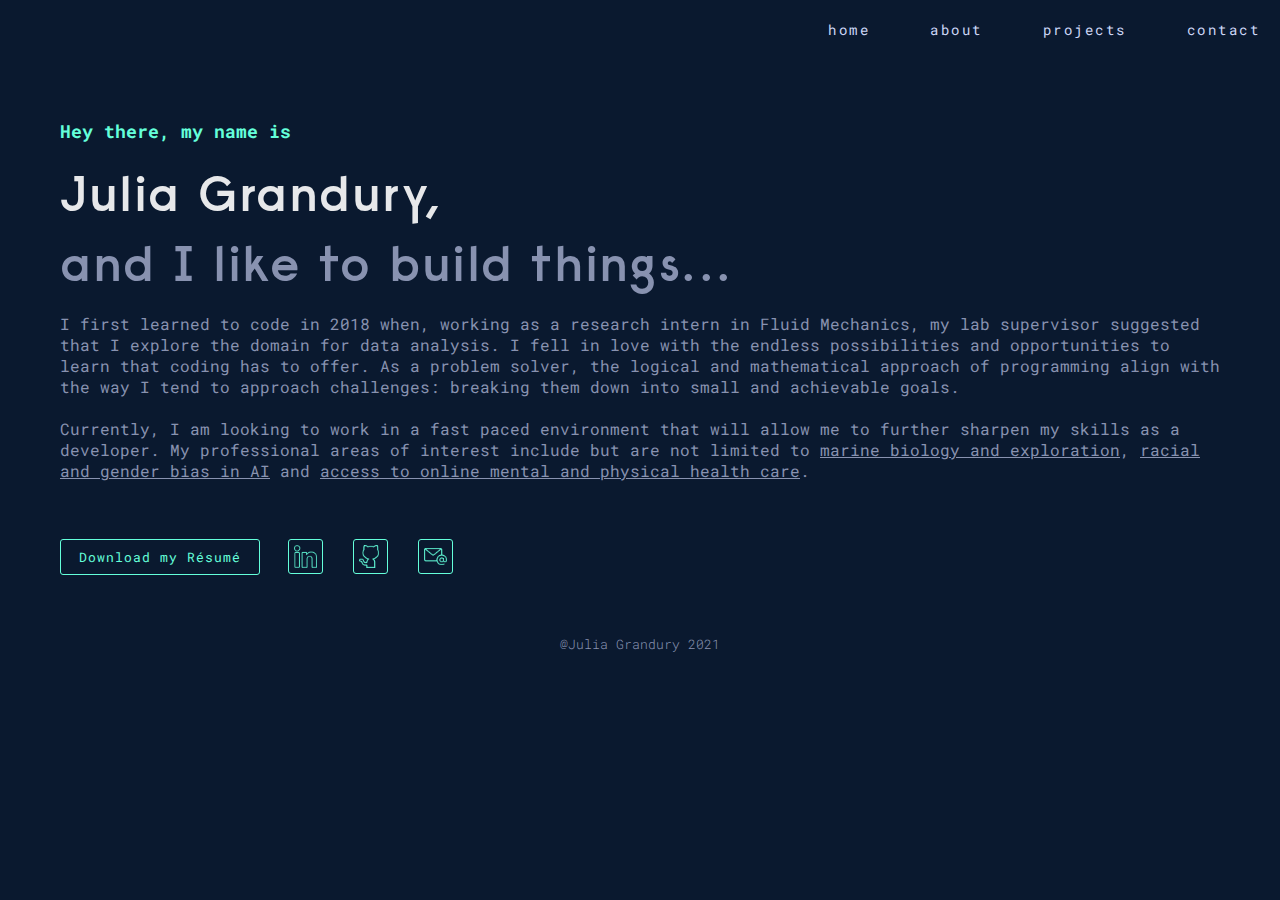
<file: index.html>
<!DOCTYPE html>
<html lang="en">

<head>
    <meta charset="UTF-8">
    <meta name="viewport" content="width=device-width, initial-scale=1">
    <title>Julia Grandury</title>

    <link rel="stylesheet" href="css/index.css">
    <link rel="stylesheet" href="css/navbar.css">
    <!-- Roboto Mono -->
    <link href="https://fonts.googleapis.com/css2?family=Roboto+Mono:wght@100;200;300;400&display=swap" rel="stylesheet">
    <!-- Roboto -->
    <link href="https://fonts.googleapis.com/css2?family=Roboto:ital,wght@0,100;0,300;0,400;1,100;1,300;1,400&display=swap" rel="stylesheet">
</head>

<body>
    <!-- SITEWIDE HEADER BEGINNING -->
    <header class="header">
        <nav class="navbar">
            <a href="#" class="nav-logo">JG.</a>
            <ul class="nav-menu">
                <li class="nav-item"><a href="index.html" class="nav-link">home</a></li>
                <li class="nav-item"><a href="about.html" class="nav-link">about</a></li>
                <li class="nav-item"><a href="projects.html" class="nav-link">projects</a></li>
                <li class="nav-item"><a href="contact.html" class="nav-link">contact</a></li>
            </ul>
            <div class="hamburger">
                <span class="bar"></span>
                <span class="bar"></span>
                <span class="bar"></span>
            </div>
        </nav>
    </header>
    <!-- SITEWIDE HEADER END -->

    <section class="home-container">
        <h2>Hey there, my name is</h2>
        <h1>Julia Grandury<span id="comma">,</span></h1>
        <h1 class="typewriter-header">and I like to build things...</h1>
    
        <section class="about">
          <p>
            I first learned to code in 2018 when, working as a research intern in Fluid Mechanics,
            my lab supervisor suggested that I explore the domain for data analysis. I fell in love
            with the endless possibilities and opportunities to learn that coding has to offer.
            As a problem solver, the logical and mathematical approach of programming align with the way I tend to approach
            challenges:
            breaking them down into small and achievable goals.
            <br><br>
            Currently, I am looking to work in a fast paced environment that will allow me to further sharpen
            my skills as a developer.
            My professional areas of interest include but are not limited to <u><a href="error404.html">marine biology and
                exploration</a></u>,
            <u><a href="error404.html">racial and gender bias in AI</a></u> and <u><a href="error404.html">access to online
                mental and physical health care</a></u>.
          </p>
        </section>
    
        <section class="contact">
          <ul>
            <!-- Resume Button -->
            <li><button class="resume-button" id="download-button"><a href="./assets/GranduryJulia_Resume.pdf" target="_blank">Download my Résumé</a></button></li>
            <!-- Linkedin -->
            <li><a target="_blank" href="https://www.linkedin.com/in/jgrandury/"><img src="icon/linkedin.png"
                  class="contact-icons"></a></li>
            <!-- Github -->
            <li><a target="_blank" href="https://github.com/JuliaGrandury"><img src="icon/github.png"
                  class="contact-icons"></a></li>
            <!-- Email -->
            <li><a href="mailto:juliagrandury@wustl.edu"><img src="icon/email.png" class="contact-icons"></a></li>
          </ul>
        </section>
    
        <footer>
          <p>@Julia Grandury 2021</p>
        </footer>
    
      </section>

      <script src="javascript/navigation.js"></script>
</body>
</html>
</file>
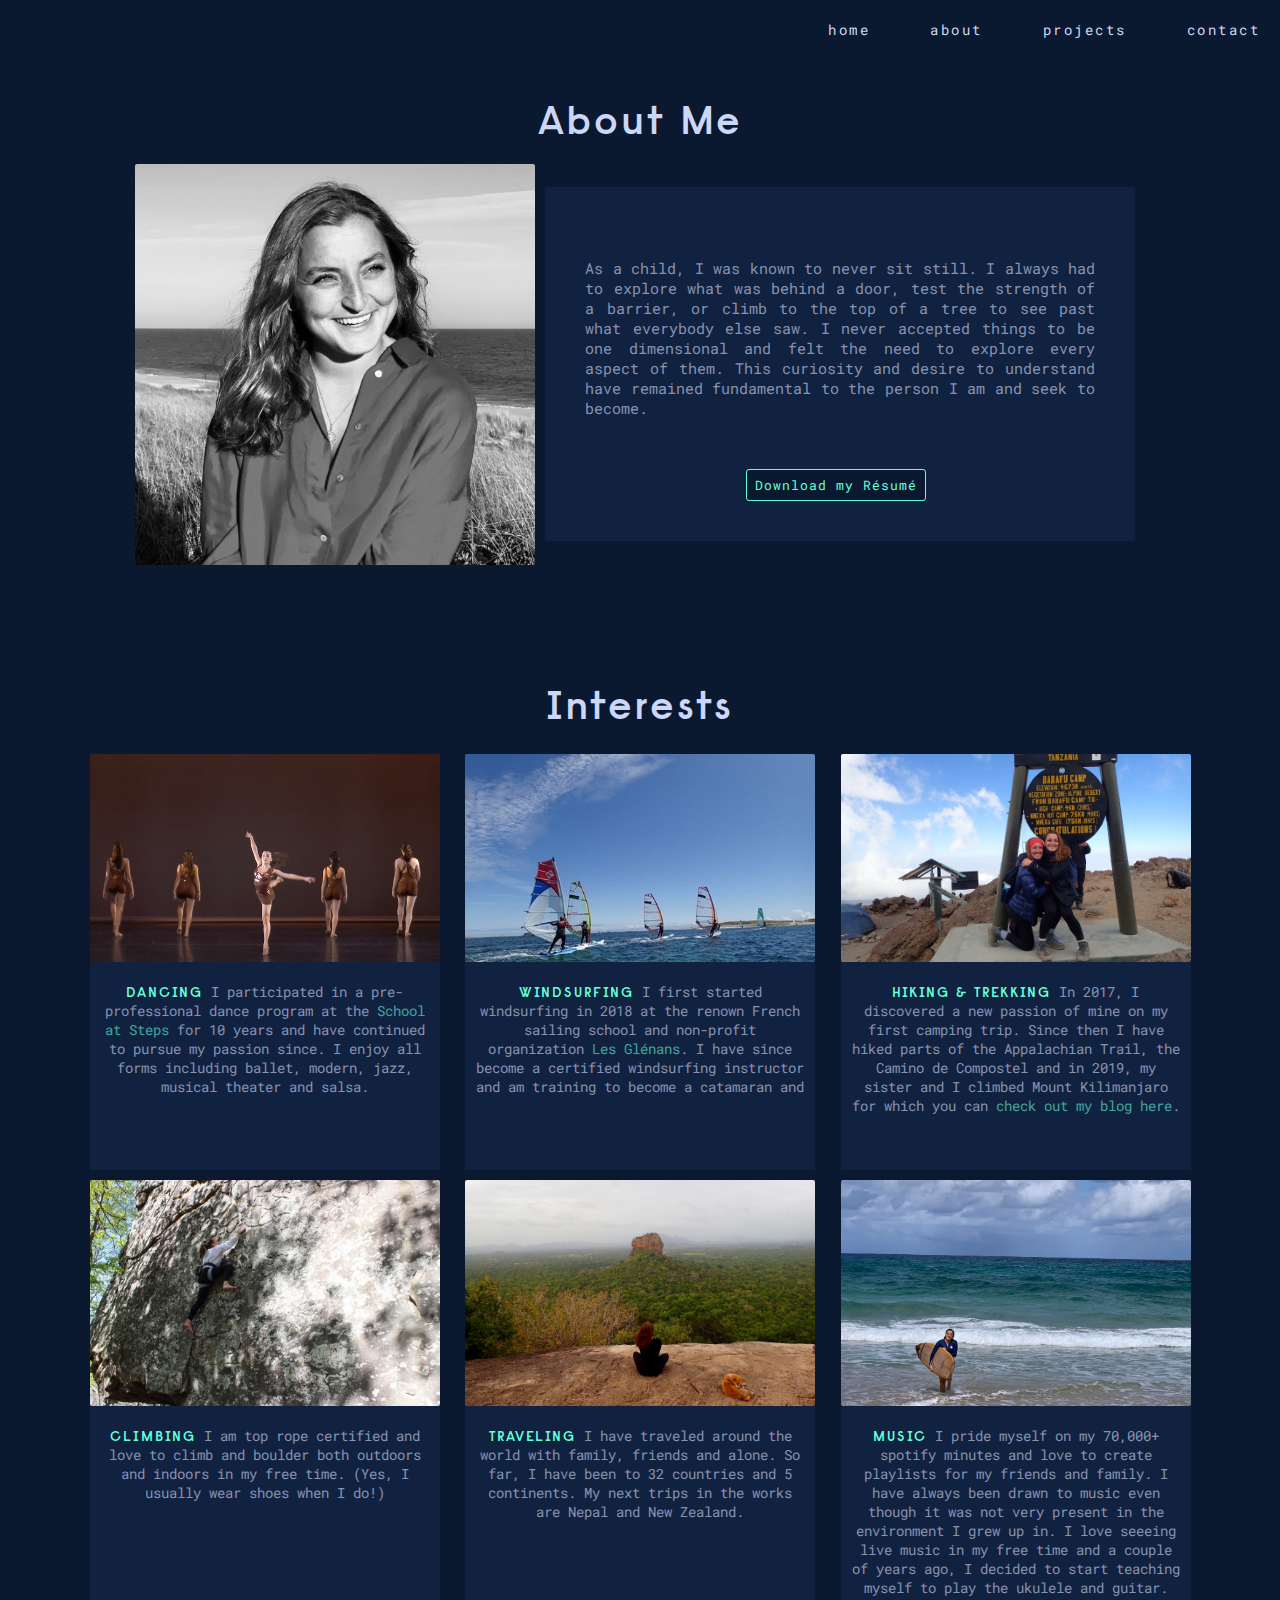
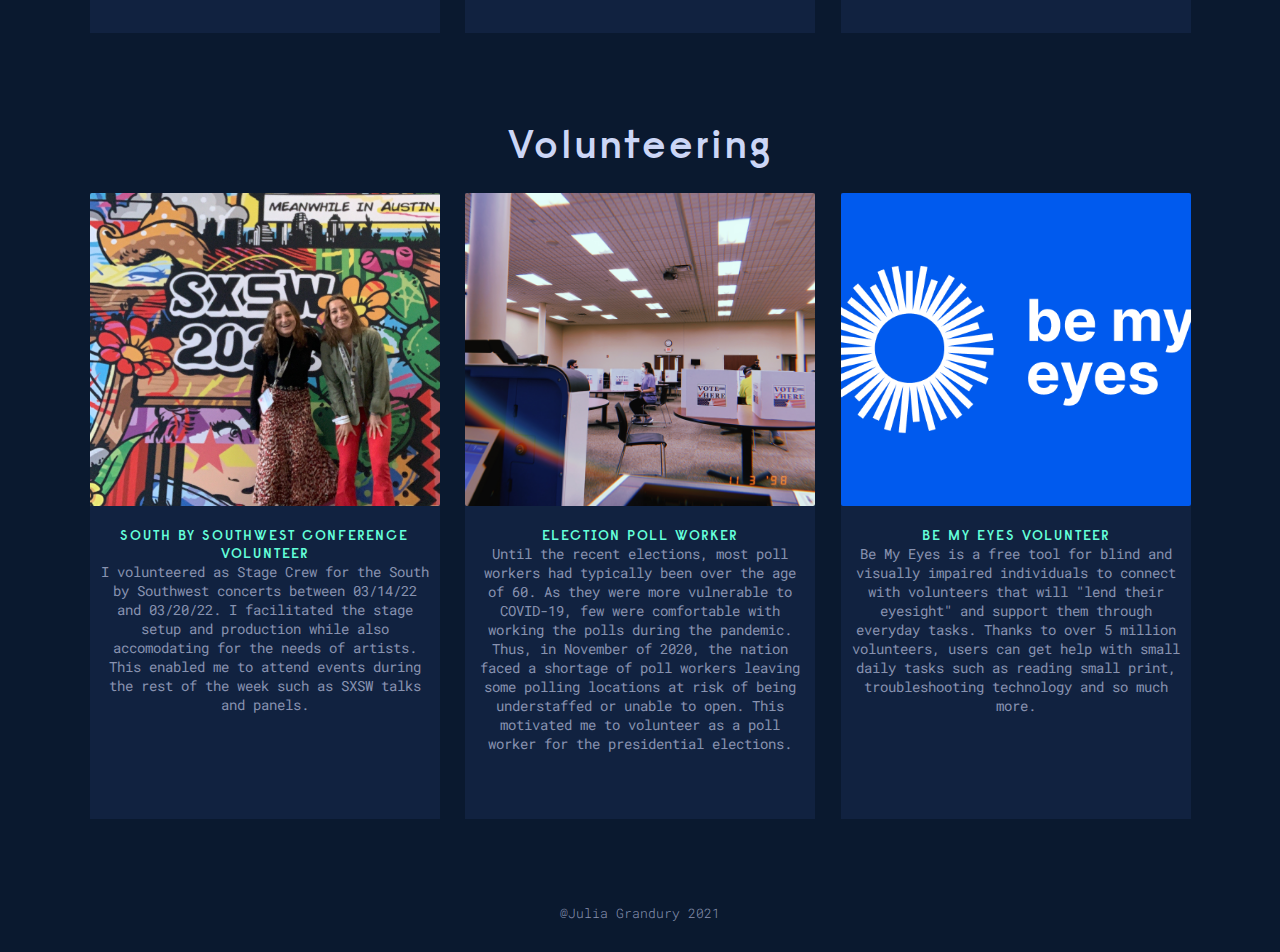
<file: about.html>
<html lang="en">

<head>
    <meta charset="UTF-8">
    <meta name="viewport" content="width=device-width, initial-scale=1">
    <title>Julia Grandury</title>

    <link rel="stylesheet" href="css/index.css">
    <link rel="stylesheet" href="css/navbar.css">
    <link rel="stylesheet" href="css/about.css">
    <!-- Roboto Mono -->
    <link href="https://fonts.googleapis.com/css2?family=Roboto+Mono:wght@100;200;300;400&display=swap" rel="stylesheet">
    <!-- Roboto -->
    <link href="https://fonts.googleapis.com/css2?family=Roboto:ital,wght@0,100;0,300;0,400;1,100;1,300;1,400&display=swap" rel="stylesheet">
</head>

<body>
    <!-- SITEWIDE HEADER BEGINNING -->
    <header class="header">
        <nav class="navbar">
            <a href="#" class="nav-logo">JG</a>
            <ul class="nav-menu">
                <li class="nav-item">
                    <a href="index.html" class="nav-link">home</a>
                </li>
                <li class="nav-item">
                    <a href="about.html" class="nav-link">about</a>
                </li>
                <li class="nav-item">
                    <a href="projects.html" class="nav-link">projects</a>
                </li>
                <li class="nav-item">
                    <a href="contact.html" class="nav-link">contact</a>
                </li>
            </ul>
            <div class="hamburger">
                <span class="bar"></span>
                <span class="bar"></span>
                <span class="bar"></span>
            </div>
        </nav>
    </header>
    <!-- SITEWIDE HEADER END -->

    <h2>About Me</h2>
    <section class="bio-container">
        <div class="profile-pic">
            <img src="assets/profile.jpeg" alt="An image of Julia">
        </div>

        <div class="bio-text">
            <p> As a child, I was known to never sit still. I always had to explore what was behind a door, test the
                strength of a barrier,
                or climb to the top of a tree to see past what everybody else saw. I never accepted things to be one
                dimensional and felt the need
                to explore every aspect of them. This curiosity and desire to understand have remained fundamental to
                the person I am and seek to become.</p>
            <button class="resume-button">
                <a href="./assets/GranduryJulia_Resume.pdf" target="_blank">Download my Résumé</a>
            </button>
        </div>
    </section>


    <!-- Interests Section -->
    <h2>Interests</h2>
    <section class="interests-container">

        <div class="card">
            <img src="assets/dance.png" alt="image of a dance performance">
            <div class="card-text">
                <p><span class="title">Dancing</span> I participated in a pre-professional dance program at the
                    <a target="_blank"
                        href="https://stepsnyc.com/youthprograms/academic-year/pre-professional-program-ages-7-18/">School
                        at Steps</a> for 10 years and have continued to pursue my passion since. I enjoy all forms
                    including ballet, modern, jazz,
                    musical theater and salsa.
                </p>
            </div>
        </div>

        <div class="card">
            <img src="assets/windsurf.JPG" alt="image of windsurfers">
            <div class="card-text">
                <p><span class="title">Windsurfing</span> I first started windsurfing in 2018 at the renown French
                    sailing school
                    and non-profit organization <a target="_blank" href="https://www.glenans.asso.fr/">Les Glénans</a>.
                    I have since become a certified windsurfing instructor and am training to become a catamaran and </p>
            </div>
        </div>

        <div class="card">
            <img src="assets/kili.jpeg" alt="">
            <div class="card-text">
                <p><span class="title">Hiking & Trekking</span> In 2017, I discovered a new passion of mine on my first
                    camping trip. Since then I have hiked parts of the Appalachian Trail, the Camino de Compostel and in
                    2019, my
                    sister and I climbed Mount Kilimanjaro for which you can <a target="_blank"
                        href="error404.html">check out my blog here</a>.
                </p>
            </div>
        </div>

        <div class="card">
            <img src="assets/climbing.JPG" alt="">
            <div class="card-text">
                <p><span class="title">Climbing</span> I am top rope certified and love to climb and boulder
                    both outdoors and indoors in my free time. (Yes, I usually wear shoes when I do!)</p>
            </div>
        </div>

        <div class="card">
            <img src="assets/srilanka.JPG" alt="">
            <div class="card-text">
                <p><span class="title">Traveling</span> I have traveled around the world with family, friends and alone.
                    So far, I have been to 32 countries and 5 continents. My next trips in the works are
                    Nepal and New Zealand.</p>
            </div>
        </div>

        <div class="card">
            <img src="assets/surf.JPEG" alt="">
            <div class="card-text">
                <p><span class="title">Music</span> I pride myself on my 70,000+ spotify minutes and love to create
                    playlists for my friends and family. I have always been drawn to music even though it was not very
                    present in the environment I grew up in. I love seeeing live music in my free time and a couple of
                    years ago, I decided to start teaching myself to play the ukulele and guitar.
            </div>
        </div>

    </section>


    <!-- Volunteering Section -->
    <h2>Volunteering</h2>
    <section class="volunteer-container">

        <div class="card">
            <img src="assets/sxsw.jpeg" alt="">
            <div class="card-text">
                <p><span class="title">South By Southwest Conference Volunteer</span><br>
                    I volunteered as Stage Crew for the South by Southwest concerts between 03/14/22 and 03/20/22.
                    I facilitated the stage setup and production while also accomodating for the needs of artists.
                    This enabled me to attend events during the rest of the week such as SXSW talks and panels.
                </p>
            </div>
        </div>

        <div class="card">
            <img src="assets/pollworking.JPG" alt="">
            <div class="card-text">
                <p><span class="title">Election Poll Worker</span><br> Until the recent elections, most poll workers had
                    typically been over the age of 60. As they were more vulnerable to COVID-19, few were comfortable
                    with working the polls during the pandemic. Thus, in November of 2020, the nation faced a shortage
                    of poll workers leaving some polling locations at risk of being understaffed or unable to open. This
                    motivated me to volunteer as a poll worker for the presidential elections.
                </p>
            </div>
        </div>

        <div class="card">
            <img src="assets/bemyeyes.png" alt="">
            <div class="card-text">
                <p><span class="title">Be My Eyes Volunteer</span><br> Be My Eyes is a free tool for blind and visually
                    impaired individuals to connect with volunteers that will "lend their eyesight" and support
                    them through everyday tasks. Thanks to over 5 million volunteers, users can get help
                    with small daily tasks such as reading small print, troubleshooting
                    technology and so much more.
                </p>
            </div>
        </div>

    </section>

    <footer>
        <p>@Julia Grandury 2021</p>
    </footer>

    <script src="javascript/navigation.js"></script>
</body>
</html>
</file>
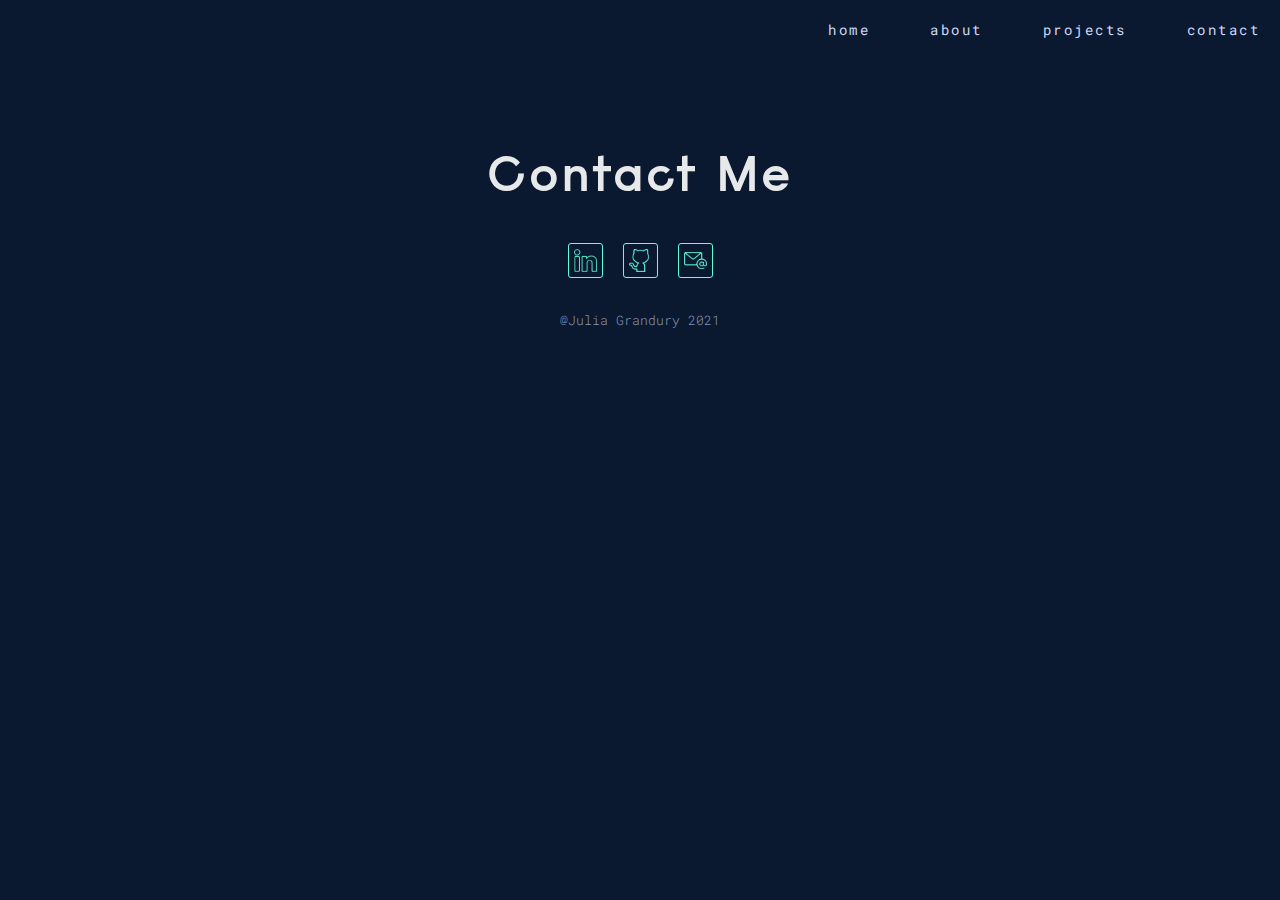
<file: contact.html>
<!DOCTYPE html>
<html lang="en">

<head>
  <meta charset="UTF-8">
  <meta name="viewport" content="width=device-width, initial-scale=1">
  <title>Julia Grandury</title>

  <link rel="stylesheet" href="css/index.css">
  <link rel="stylesheet" href="css/navbar.css">
  <link rel="stylesheet" href="css/contact.css">
  <!-- Roboto Mono -->
  <link href="https://fonts.googleapis.com/css2?family=Roboto+Mono:wght@100;200;300;400&display=swap" rel="stylesheet">
  <!-- Roboto -->
  <link href="https://fonts.googleapis.com/css2?family=Roboto:ital,wght@0,100;0,300;0,400;1,100;1,300;1,400&display=swap" rel="stylesheet">
</head>

<body>
  <!-- SITEWIDE HEADER BEGINNING -->
  <header class="header">
    <nav class="navbar">
      <a href="#" class="nav-logo">JG</a>
      <ul class="nav-menu">
        <li class="nav-item">
          <a href="index.html" class="nav-link">home</a>
        </li>
        <li class="nav-item">
          <a href="about.html" class="nav-link">about</a>
        </li>
        <li class="nav-item">
          <a href="projects.html" class="nav-link">projects</a>
        </li>
        <li class="nav-item">
          <a href="contact.html" class="nav-link">contact</a>
        </li>
      </ul>
      <div class="hamburger">
        <span class="bar"></span>
        <span class="bar"></span>
        <span class="bar"></span>
      </div>
    </nav>
  </header>
  <!-- SITEWIDE HEADER END -->

  <div class="contact-form">
    <form action="" method="POST">
      <h1>Contact Me</h1>
    </form>
  </div>

  <div class="contact-buttons">
    <ul>
      <!-- Linkedin -->
      <li><a target="_blank" href="https://www.linkedin.com/in/jgrandury/"><img src="icon/linkedin.png"
            class="contact-icons"></a></li>
      <!-- Github -->
      <li><a target="_blank" href="https://github.com/JuliaGrandury"><img src="icon/github.png"
            class="contact-icons"></a></li>
      <!-- Email -->
      <li><a href="mailto:juliagrandury@wustl.edu"><img src="icon/email.png" class="contact-icons"></a></li>
    </ul>
  </div>

  <footer>
    <p>@Julia Grandury 2021</p>
  </footer>

  </section>

  <script src="javascript/navigation.js"></script>
</body>

</html>
</file>
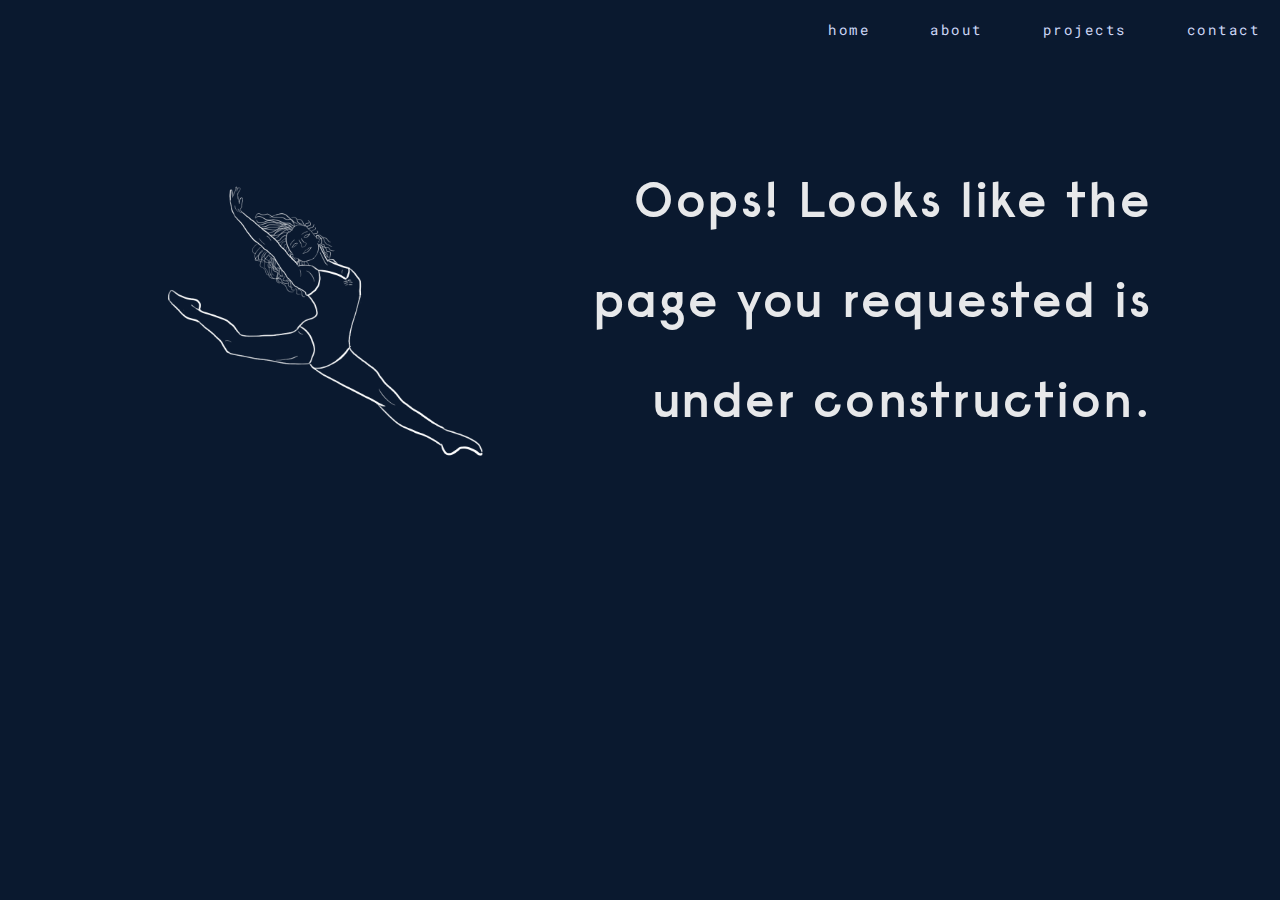
<file: error404.html>
<!DOCTYPE html>
<html lang="en">

<head>
    <meta charset="UTF-8">

    <title>Julia Grandury</title>

    <link rel="stylesheet" href="css/index.css">
    <link rel="stylesheet" href="css/navbar.css">
    <!-- Roboto Mono -->
    <link href="https://fonts.googleapis.com/css2?family=Roboto+Mono:wght@100;200;300;400&display=swap" rel="stylesheet">
    <!-- Roboto -->
    <link href="https://fonts.googleapis.com/css2?family=Roboto:ital,wght@0,100;0,300;0,400;1,100;1,300;1,400&display=swap" rel="stylesheet">

</head>

<body>
    <!-- SITEWIDE HEADER BEGINNING -->
    <header class="header">
        <nav class="navbar">
            <a href="#" class="nav-logo">JG</a>
            <ul class="nav-menu">
                <li class="nav-item">
                    <a href="index.html" class="nav-link">home</a>
                </li>
                <li class="nav-item">
                    <a href="about.html" class="nav-link">about</a>
                </li>
                <li class="nav-item">
                    <a href="projects.html" class="nav-link">projects</a>
                </li>
                <li class="nav-item">
                    <a href="contact.html" class="nav-link">contact</a>
                </li>
            </ul>
            <div class="hamburger">
                <span class="bar"></span>
                <span class="bar"></span>
                <span class="bar"></span>
            </div>
        </nav>
    </header>
    <!-- SITEWIDE HEADER END -->

    <section class='container' style='width:80%; margin: 7% 10%'>
        <img src="images/404.png" alt="" width="400" style='float:left;'>
        <h1 style='text-align:end; font-size:50px;'>Oops! Looks like the page you requested is under construction.</h1>
    </section>

</body>

</html>
</file>
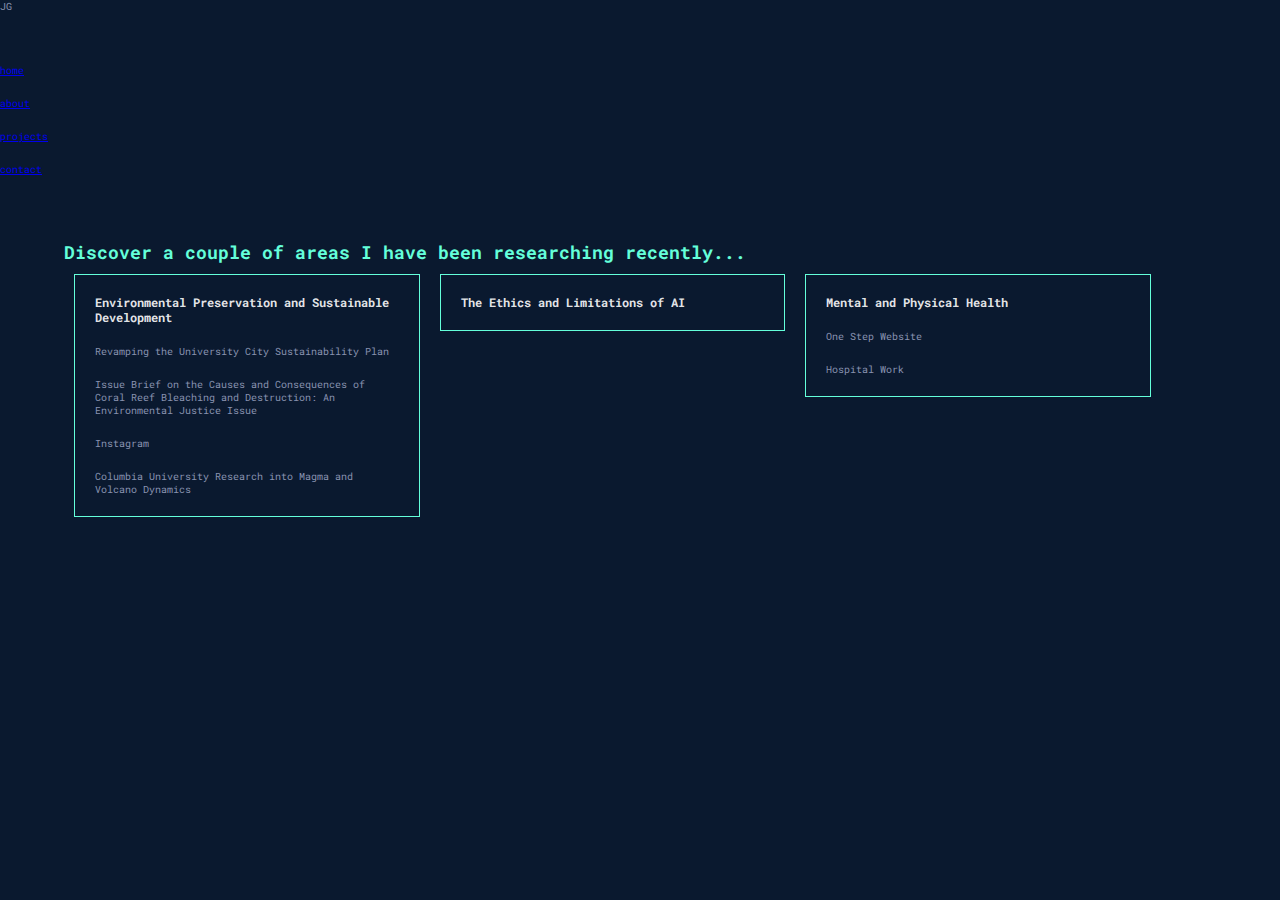
<file: prointerests.html>
<!DOCTYPE html>
<html lang="en">

<head>
    <meta charset="UTF-8">

    <title>Julia Grandury</title>

    <link rel="stylesheet" href="./index.css">
    <link rel="stylesheet" href="prointerests.css">
    <!-- Roboto Mono -->
    <link href="https://fonts.googleapis.com/css2?family=Roboto+Mono:wght@100;200;300;400&display=swap"
        rel="stylesheet">
    <!-- Roboto -->
    <link
        href="https://fonts.googleapis.com/css2?family=Roboto:ital,wght@0,100;0,300;0,400;1,100;1,300;1,400&display=swap"
        rel="stylesheet">

</head>

<body>
    <!-- SITEWIDE HEADER BEGINNING -->
    <nav class="navbar">
        <div class="logo">JG</div>
        <div class="navbar-links">
            <ul>
                <li><a href="index.html">home</a></li>
                <li><a href="about.html">about</a></li>
                <li><a href="projects.html">projects</a></li>
                <li><a href="contact.html">contact</a></li>
            </ul>
        </div>
    </nav>
    <!-- SITEWIDE HEADER END -->

    <section class="container">

        <h2>Discover a couple of areas I have been researching recently...</h2>

        <div class='row'>
            <div class='column'>
                <h3>Environmental Preservation and Sustainable Development</h3>
                <ul>
                    <li>Revamping the University City Sustainability Plan</li>
                    <li>Issue Brief on the Causes and Consequences of Coral Reef Bleaching and Destruction: An
                        Environmental Justice Issue</li>
                    <!-- <li>Assignment 1 WITNW</li>
                    <li>Assignment 2 WITNW</li> -->
                    <li>Instagram</li>
                    <li>Columbia University Research into Magma and Volcano Dynamics</li>
                </ul>
            </div>
            <div class='column'>
                <h3>The Ethics and Limitations of AI</h3>

            </div>
            <div class='column'>
                <h3>Mental and Physical Health</h3>
                <ul>
                    <li>One Step Website</li>
                    <li>Hospital Work</li>
                </ul>
            </div>
        </div>

    </section>

</body>

</html>
</file>
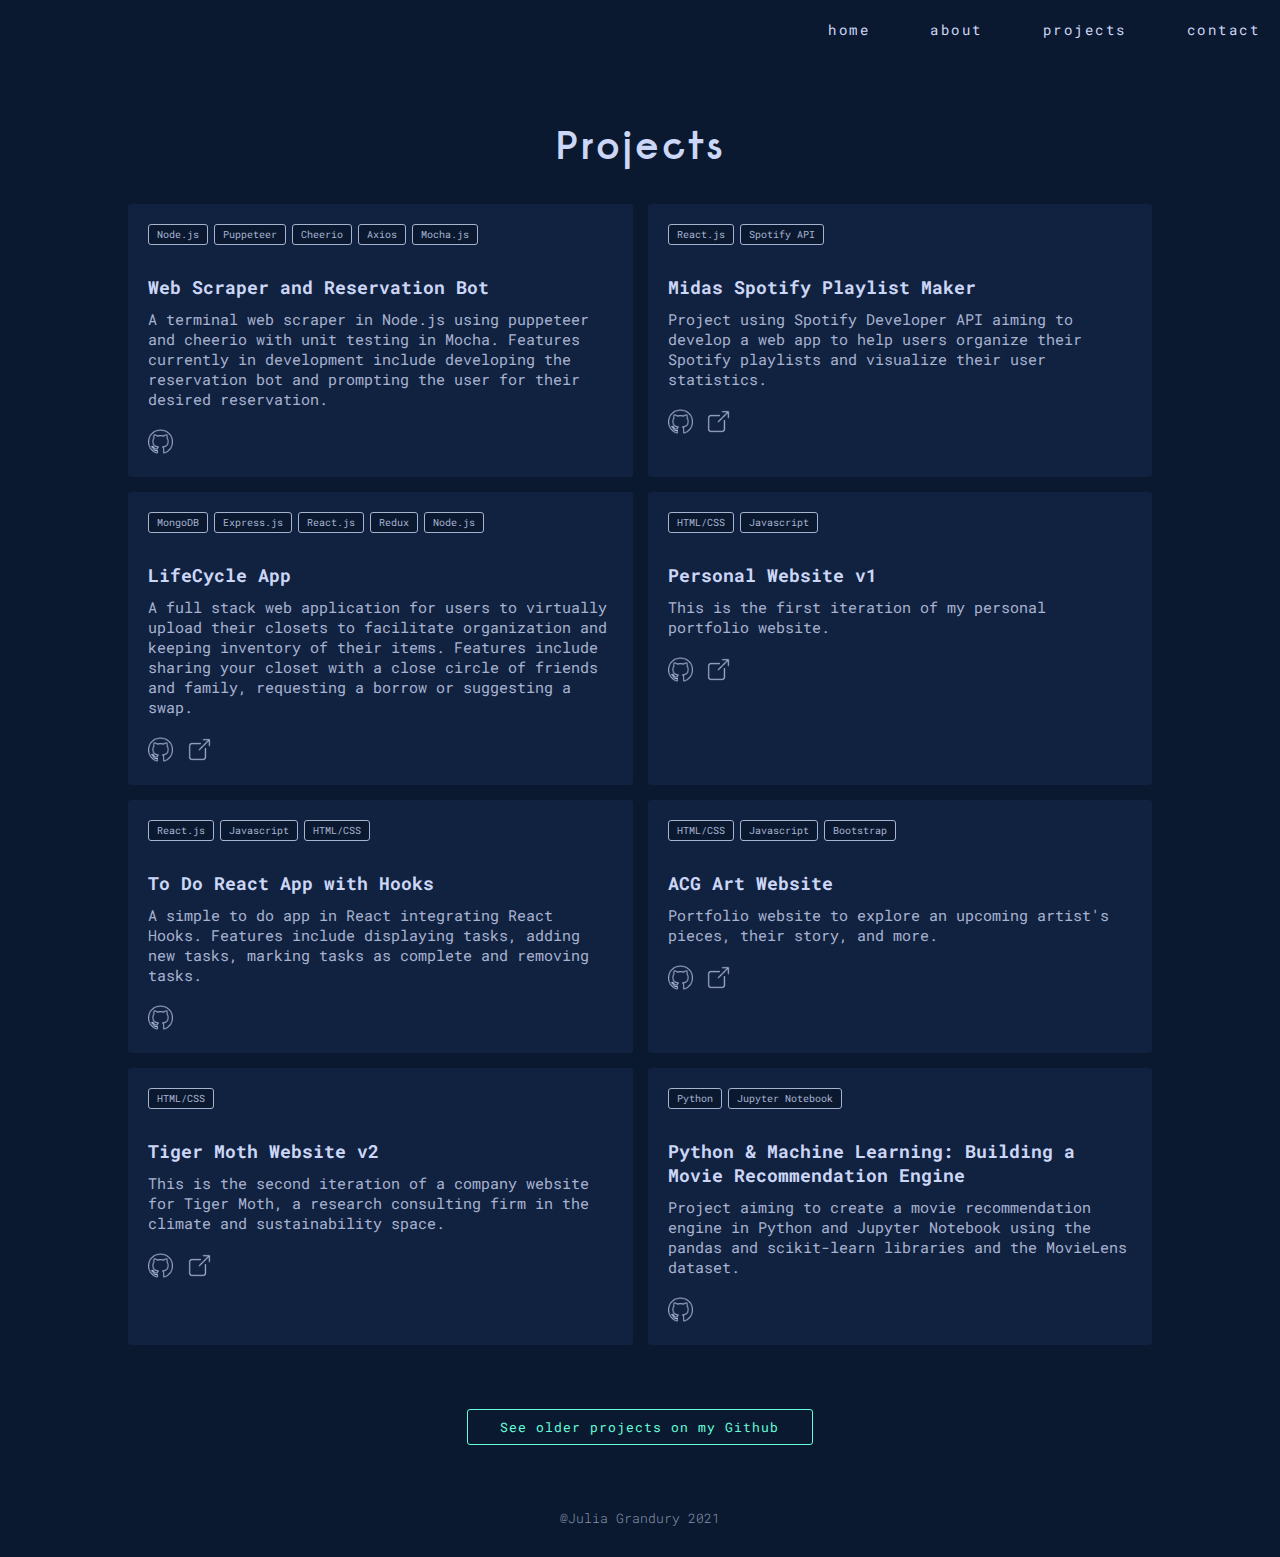
<file: projects.html>
<!DOCTYPE html>
<html lang="en">

<head>
  <meta charset="UTF-8">
  <meta name="viewport" content="width=device-width, initial-scale=1">
  <title>Julia Grandury</title>

  <link rel="stylesheet" href="css/index.css">
  <link rel="stylesheet" href="css/navbar.css">
  <link rel="stylesheet" href="css/projects.css">
  <!-- Roboto Mono -->
  <link href="https://fonts.googleapis.com/css2?family=Roboto+Mono:wght@100;200;300;400&display=swap" rel="stylesheet">
  <!-- Roboto -->
  <link href="https://fonts.googleapis.com/css2?family=Roboto:ital,wght@0,100;0,300;0,400;1,100;1,300;1,400&display=swap" rel="stylesheet">
</head>

<body>
  <!-- SITEWIDE HEADER BEGINNING -->
  <header class="header">
    <nav class="navbar">
      <a href="#" class="nav-logo">JG</a>
      <ul class="nav-menu">
        <li class="nav-item">
          <a href="index.html" class="nav-link">home</a>
        </li>
        <li class="nav-item">
          <a href="about.html" class="nav-link">about</a>
        </li>
        <li class="nav-item">
          <a href="projects.html" class="nav-link">projects</a>
        </li>
        <li class="nav-item">
          <a href="contact.html" class="nav-link">contact</a>
        </li>
      </ul>
      <div class="hamburger">
        <span class="bar"></span>
        <span class="bar"></span>
        <span class="bar"></span>
      </div>
    </nav>
  </header>
  <!-- SITEWIDE HEADER END -->


  <h1>Projects</h1>
  <div class="grid-container">

    <div class="grid-card">
      <div class="tags-list">
        <ul>
          <li>Node.js</li>
          <li>Puppeteer</li>
          <li>Cheerio</li>
          <li>Axios</li>
          <li>Mocha.js</li>
        </ul>
      </div>
      <h2>Web Scraper and Reservation Bot</h2>
      <p>A terminal web scraper in Node.js using puppeteer and cheerio with unit testing in Mocha. Features currently in development include
        developing the reservation bot and prompting the user for their desired reservation.</p>
      <footer>
        <button><a target='_blank' href="https://github.com/JuliaGrandury/web-scraperandbot"><img
              src="icon/github-grey.png" alt=""></a></button>
      </footer>
    </div>

    <!-- <div class="grid-card">
      <div class="tags-list">
        <ul>
          <li>React.js</li>
          <li>Jest</li>
          <li>Pokemon API</li>
        </ul>
      </div>
      <h2>Pokemon Game</h2>
      <p>Simple game using the Pokemon API in React.js with testing in Jest</p>
      <footer>
        <button><a target='_blank' href="https://github.com/JuliaGrandury/pokemon-react"><img src="icon/github-grey.png" alt=""></a></button>
      </footer>
    </div> -->

    <div class="grid-card clickable-divs">
      <div class="tags-list">
        <ul>
          <li>React.js</li>
          <li>Spotify API</li>
        </ul>
      </div>
      <h2>Midas Spotify Playlist Maker</h2>
      <p>Project using Spotify Developer API aiming to develop a web app to help users organize their Spotify playlists and 
        visualize their user statistics.</p>
      <!-- Next features would be to imagine a new feature for Spotify that allows users to connect
        with others that have compatible/similar music tastes. Also make it a music judger. -->
      <footer>
        <button><a target='_blank' href="https://github.com/JuliaGrandury/midas-spotify-react"><img src="icon/github-grey.png" alt=""></a></button>
        <button><a target='_blank' href="http://midas-spotifyapp.surge.sh/"><img src="icon/externallink-grey.png" alt=""></a></button>
      </footer>
    </div>

    <div class="grid-card clickable-divs">
      <div class="tags-list">
        <ul>
          <li>MongoDB</li>
          <li>Express.js</li>
          <li>React.js</li>
          <li>Redux</li>
          <li>Node.js</li>
        </ul>
      </div>
      <h2>LifeCycle App</h2>
      <p>A full stack web application for users to virtually upload their closets to facilitate organization and keeping inventory of their items. Features include sharing your closet with a close circle of friends and family, requesting a borrow or suggesting a swap.</p>
      <footer>
        <button><a target='_blank' href="https://github.com/JuliaGrandury/lifecycle-app-mern"><img src="icon/github-grey.png" alt=""></a></button>
        <button><a target='_blank' href=""><img src="icon/externallink-grey.png" alt=""></a></button>
      </footer>
    </div>

    <div class="grid-card">
      <div class="tags-list">
        <ul>
          <li>HTML/CSS</li>
          <li>Javascript</li>
        </ul>
      </div>
      <h2>Personal Website v1</h2>
      <p>This is the first iteration of my personal portfolio website.</p>
      <footer>
        <button><a target='_blank' href="https://github.com/JuliaGrandury/juliagrandury.github.io"><img
              src="icon/github-grey.png" alt=""></a></button>
        <button><a target='_blank' href="https://juliagrandury.github.io/"><img src="icon/externallink-grey.png"
              alt=""></a></button>
      </footer>
    </div>

    <div class="grid-card">
      <div class="tags-list">
        <ul>
          <li>React.js</li>
          <li>Javascript</li>
          <li>HTML/CSS</li>
        </ul>
      </div>
      <h2>To Do React App with Hooks</h2>
      <p>A simple to do app in React integrating React Hooks. Features include displaying tasks, adding new tasks,
        marking tasks as complete and removing tasks.</p>
      <footer>
        <button><a target='_blank' href="https://github.com/JuliaGrandury/todo-reactapp"><img src="icon/github-grey.png"
              alt=""></a></button>
      </footer>
    </div>

    <div class="grid-card">
      <div class="tags-list">
        <ul>
          <li>HTML/CSS</li>
          <!-- <li>SASS</li> -->
          <li>Javascript</li>
          <li>Bootstrap</li>
          <!-- <li>Node.js</li> -->
        </ul>
      </div>
      <h2>ACG Art Website</h2>
      <p>Portfolio website to explore an upcoming artist's pieces, their story, and more.</p>
      <footer>
        <button><a target='_blank' href="error404.html"><img src="icon/github-grey.png" alt=""></a></button>
        <button><a target='_blank' href="error404.html"><img src="icon/externallink-grey.png" alt=""></a></button>
      </footer>
    </div>

    <div class="grid-card">
      <div class="tags-list">
        <ul>
          <li>HTML/CSS</li>
        </ul>
      </div>
      <h2>Tiger Moth Website v2</h2>
      <p>This is the second iteration of a company website for Tiger Moth, a research consulting firm in
        the climate and sustainability space.</p>
      <footer>
        <button><a target='_blank' href="https://github.com/JuliaGrandury/tigermoth2_website"><img
              src="icon/github-grey.png" alt=""></a></button>
        <button><a target='_blank' href="https://juliagrandury.github.io/tigermoth2_website/"><img
              src="icon/externallink-grey.png" alt=""></a></button>
      </footer>
    </div>

    <div class="grid-card">
      <div class="tags-list">
        <ul>
          <li>Python</li>
          <li>Jupyter Notebook</li>
        </ul>
      </div>
      <h2>Python & Machine Learning: Building a Movie Recommendation Engine</h2>
      <p>Project aiming to create a movie recommendation engine in Python and Jupyter Notebook using the pandas
        and scikit-learn libraries and the MovieLens dataset.</p>
      <footer>
        <button><a target='_blank' href="error404.html"><img src="icon/github-grey.png" alt=""></a></button>
      </footer>
    </div>

  </div>

  <div class="githubcard">
    <button class="github-button"><a target="_blank" href="https://github.com/JuliaGrandury">See older projects on
        my Github</a></button>
  </div>


  <footer>
    <p>@Julia Grandury 2021</p>
  </footer>

  </section>

  <script src="javascript/navigation.js"></script>
</body>
</html>
</file>
<file: css/index.css>
@font-face {
    font-family: 'Raisonne';
    src: url("../fonts/raisonne/@font-face/05d0872c73920fc4541caa9c7950f686.eot");
    src: url("../fonts/raisonne/@font-face/05d0872c73920fc4541caa9c7950f686.woff") format("woff"),
        url("../fonts/raisonne/@font-face/05d0872c73920fc4541caa9c7950f686.ttf") format("ttf"),
        url("../fonts/raisonne/@font-face/05d0872c73920fc4541caa9c7950f686.woff") format("svg");
}

* {
    margin: 0;
    padding: 0;
    box-sizing: border-box;
}

.about a {
    color: inherit;
}

.about a:hover {
    color: #64ffda;
}

.about p{
    font-size: 16px;
}

body {
    font-family: 'Roboto Mono', monospace;
    background-color: #0a192f;
    color: #8892b0;
}

.contact {
    align-items: center;
    margin: 5% 0% 5%;
}

.contact-icons {
    width: 35px;
    padding: 5px;
    border: solid 1px #64ffda;
    border-radius: 3px;
}

.contact-icons:hover {
    background-color: rgba(100, 255, 218, 0.4);
}

.contact li {
    list-style: none;
    padding-right: 10px;
}

.contact li a {
    text-decoration: none;
    padding: 0 10px;
}

.contact ul {
    display: flex;
    width: 100%;
}

footer p {
    text-align: center;
    font-size: 13px;
    font-weight: 300;
    margin-bottom: 3rem;
}

html {
    font-size: 62.5%;
    background-color: #0a192f;
}

.home-container {
    padding: 6rem;
}

h1 {
    color: #ffffffe6;
    font-family: 'Raisonne', sans-serif;
    font-size: 50px;
    letter-spacing: 0.25rem;
    line-height: 10rem;
}

h2 {
    color: #64ffda;
    font-family: 'Roboto Mono', monospace;
    font-size: 18px;
}

.resume-button {
    background-color: rgb(10, 25, 47);
    border: solid 1px #64ffda;
    border-radius: 3px;
    margin-right: 0.75rem;
    padding: 8px 8px;
}

.resume-button a {
    font-family: 'Roboto Mono', monospace;
    letter-spacing: 0.1rem;
    text-decoration: none;
    color: rgb(100, 255, 218);
}

.resume-button:hover {
    background-color: rgba(100, 255, 218, 0.4);
}

.typewriter-header {
    color: #8892b0;
    margin-top: -3rem;
    overflow: hidden;
    white-space: nowrap;
    animation: typing 3.5s steps(80, end)
}

@keyframes typing {
    from {
        width: 0
    }

    to {
        width: 100%
    }
}

/* ----------------------------------------------------------------------- */
/* ----------------------------------------------------------------------- */
/* ----------------------- MEDIA QUERIES --------------------------------- */
/* ----------------------------------------------------------------------- */
/* ----------------------------------------------------------------------- */

@media only screen and (max-width: 1020px) {
    .typewriter-header {
        display: none;
    }

    #comma {
        display: none;
    }
}

@media only screen and (max-width: 768px) {
    /* Display of footer and contact area */
    .contact ul {
        margin-top: 5%;
        display: flex;
        flex-wrap: wrap;
        justify-content: flex-start;
    }

    .contact li {
        padding-top: 1rem;
    }

    footer {
        display: none;
    }

    .home-container p {
        text-align: justify;
        font-size: 16px;
    }

    .resume-button {
        display: none;
    }
}

@media only screen and (max-width: 500px) and (orientation: portrait) {
    .about {
        margin-top: 2rem;
        padding-right: 1rem;
    }

    h1 {
        padding-top: 1rem;
        font-size: 35px;
        letter-spacing: 0.25rem;
        line-height: normal;
    }

    h2 {
        font-size: 14px;
    }
}
</file>
<file: css/navbar.css>
.hamburger {
    display: none;
}

.hamburger .bar {
    display: block;
    width: 25px;
    height: 3px;
    margin: 5px auto;
    -webkit-transition: all 0.3s ease-in-out;
    transition: all 0.3s ease-in-out;
    background-color: #64ffda;
}

.nav-menu {
    display: flex;
    justify-content: space-between;
    align-items: center;
}

.nav-menu li {
    list-style: none;
}

.navbar {
    display: flex;
    justify-content: space-between;
    align-items: center;
    padding: 2rem 2rem;
}

.nav-logo {
    color: #0a192f;
}

.nav-item a {
    text-decoration: none;
    font-size: 14px;
    font-weight: 400;
    color: #ccd6f6;
    letter-spacing: 0.25rem;
}

.nav-item {
    margin-left: 6rem;
}

.nav-link:hover {
    color: #64ffda;
}

@media only screen and (max-width: 768px) {

    /* Responsiveness of navbar */
    .nav-menu {
        position: fixed;
        left: -100%;
        top: 5rem;
        flex-direction: column;
        background-color: rgb(17, 34, 64);
        width: 100%;
        text-align: center;
        transition: 0.3s;
    }

    .nav-menu.active {
        left: 0;
    }

    .nav-item {
        margin: 2.5rem 0;
    }

    .hamburger {
        display: block;
        cursor: pointer;
    }

    .hamburger.active .bar:nth-child(2) {
        opacity: 0;
    }

    .hamburger.active .bar:nth-child(1) {
        transform: translateY(8px) rotate(45deg);
    }

    .hamburger.active .bar:nth-child(3) {
        transform: translateY(-8px) rotate(-45deg);
    }
}
</file>
<file: css/about.css>
* {
    margin: 0;
    padding: 0;
    box-sizing: border-box;
}

.bio-container{
    margin: 1rem 5rem 8rem;
    display: inline-flex;
    flex-flow: wrap;
    align-items: center;
    justify-content: center;
}
.bio-text{
    background-color: #112240;
    font-family: 'Roboto Mono', monospace;
    text-align: center;
    width: 50%;
    min-width: 350px;
    min-height: 350px;
    margin: 1rem 1rem;
    padding: 2rem 4rem;
    border-radius: 2px;
}
.bio-text p{
    text-align: justify;
    font-size: 15px;
    margin: 10% 0;
}
.card{
    margin: 0.5rem 0;
    min-width: 350px;
    width: 30%;
    background-color: #112240;
}
.card img{
    width: 100%;
    height: 50%;
    object-fit: cover;
    border-radius: 2px;
}
.card .title{
    text-transform: uppercase;
    font-family: 'Raisonne', sans-serif;
    letter-spacing: 0.2rem;
    color: #64ffda;
}
.card-text{
    padding: 2rem 1rem 0;
    text-align: center;
    font-size: 14px;
}
.card-text a{
    text-decoration: none;
    color: rgba(100, 255, 219, 0.6);
}
.card-text a:hover{
    color: #e6f1ff;
}
h2{
    text-align: center;
    margin-top: 3.5rem;
    padding-bottom: 1rem;
    font-size: 40px;
    color: #ccd6f6;
    letter-spacing: 0.3rem;
    font-family: 'Raisonne', sans-serif;
}
.interests-container, .volunteer-container{
    width: 90%;
    margin: 1rem 5% 8rem;
    display: flex;
    flex-flow: row wrap;
    justify-content: space-evenly;
    align-items: stretch;
}
.profile-pic{
    max-width: 400px;
    max-height: 400px;
}
.profile-pic img{ 
    width: 100%;
    height: 100%;
    object-fit: cover;
    border-radius: 2px;
}
.resume-button{
    background-color:  rgb(10, 25, 47);
    border: solid 1px #64ffda;
    border-radius: 3px;
    padding: 6px 8px;
    margin-bottom: 2rem;
}
.resume-button a{
    font-family: 'Roboto Mono', monospace;
    letter-spacing: 0.1rem;
    text-decoration: none;
    color: rgb(100, 255, 218);
}

@media only screen and (max-width: 1225px) and (min-width:920px){
    .card{
        width: 40%;
    }
}
@media only screen and (max-width: 920px){
    .interests-container, .volunteer-container{
        display: inline-block;
    }
    .card{
        width: 100%;
        padding-bottom: 2rem;
        margin: 1rem 0;
    }
    .card-text{
        font-size: 14px;
    }
}
</file>
<file: css/contact.css>
* {
    box-sizing: border-box;
    margin: 0;
    padding: 0;
}



.contact-form{
    text-align: center;
    margin-top: 5%;
}


.contact-buttons{
    margin-bottom: 3rem;
}
.contact-buttons ul{
    display: flex;
    width: 100%;
    justify-content: center;
    margin-top: 2rem;
}
.contact-buttons li{
    list-style: none;
}
.contact-buttons li a{
    text-decoration: none;
    padding: 0 10px;
}
.contact-icons{
    width: 35px;
    padding: 5px;
    border: solid 1px #64ffda;
    border-radius: 3px;
}
.contact-icons:hover{
    background-color: rgba(100, 255, 218, 0.4);
}
</file>
<file: index.css>
@font-face {
    font-family: 'Raisonne';
    src: url("fonts/raisonne/@font-face/05d0872c73920fc4541caa9c7950f686.eot");
    src: url("fonts/raisonne/@font-face/05d0872c73920fc4541caa9c7950f686.woff") format("woff"),
        url("fonts/raisonne/@font-face/05d0872c73920fc4541caa9c7950f686.ttf") format("ttf"),
        url("fonts/raisonne/@font-face/05d0872c73920fc4541caa9c7950f686.svg") format("svg");
}

* {
    margin: 0;
    padding: 0;
    box-sizing: border-box;
}

.about a {
    color: inherit;
}

.about a:hover {
    color: #64ffda;
}

.about p{
    font-size: 16px;
}

body {
    font-family: 'Roboto Mono', monospace;
    background-color: #0a192f;
    color: #8892b0;
}

.contact {
    align-items: center;
    margin: 5% 0% 5%;
}

.contact-icons {
    width: 35px;
    padding: 5px;
    border: solid 1px #64ffda;
    border-radius: 3px;
}

.contact-icons:hover {
    background-color: rgba(100, 255, 218, 0.4);
}

.contact li {
    list-style: none;
    padding-right: 10px;
}

.contact li a {
    text-decoration: none;
    padding: 0 10px;
}

.contact ul {
    display: flex;
    width: 100%;
}

footer p {
    text-align: center;
    font-size: 13px;
    font-weight: 300;
    margin-bottom: 3rem;
}

html {
    font-size: 62.5%;
    background-color: #0a192f;
}

.home-container {
    padding: 6rem;
}

h1 {
    color: #ffffffe6;
    font-family: 'Raisonne', sans-serif;
    font-size: 50px;
    letter-spacing: 0.25rem;
    line-height: 10rem;
}

h2 {
    color: #64ffda;
    font-family: 'Roboto Mono', monospace;
    font-size: 18px;
}

.resume-button {
    background-color: rgb(10, 25, 47);
    border: solid 1px #64ffda;
    border-radius: 3px;
    margin-right: 0.75rem;
    padding: 8px 8px;
}

.resume-button a {
    font-family: 'Roboto Mono', monospace;
    letter-spacing: 0.1rem;
    text-decoration: none;
    color: rgb(100, 255, 218);
}

.resume-button:hover {
    background-color: rgba(100, 255, 218, 0.4);
}

.typewriter-header {
    color: #8892b0;
    margin-top: -3rem;
    overflow: hidden;
    white-space: nowrap;
    animation: typing 3.5s steps(80, end)
}

@keyframes typing {
    from {
        width: 0
    }

    to {
        width: 100%
    }
}

/* ----------------------------------------------------------------------- */
/* ----------------------------------------------------------------------- */
/* ----------------------- MEDIA QUERIES --------------------------------- */
/* ----------------------------------------------------------------------- */
/* ----------------------------------------------------------------------- */

@media only screen and (max-width: 1020px) {
    .typewriter-header {
        display: none;
    }

    #comma {
        display: none;
    }
}

@media only screen and (max-width: 768px) {
    /* Display of footer and contact area */
    .contact ul {
        margin-top: 5%;
        display: flex;
        flex-wrap: wrap;
        justify-content: flex-start;
    }

    .contact li {
        padding-top: 1rem;
    }

    footer {
        display: none;
    }

    .home-container p {
        text-align: justify;
        font-size: 16px;
    }

    .resume-button {
        display: none;
    }
}

@media only screen and (max-width: 500px) and (orientation: portrait) {
    .about {
        margin-top: 2rem;
        padding-right: 1rem;
    }

    h1 {
        padding-top: 1rem;
        font-size: 35px;
        letter-spacing: 0.25rem;
        line-height: normal;
    }

    h2 {
        font-size: 14px;
    }
}
</file>
<file: prointerests.css>
* {
    box-sizing: border-box;
    padding: 0;
    margin: 0;
}

.container{
    width: 90%;
    margin: 5% auto;
}

.column{
    float: left;
    width: 30%;
    margin: 1rem;
    padding: 2rem;
    border: 1px solid #64ffda;
}

.row:after{
    content: "";
    display: table;
    clear: both;
}

h3{
    color: #ffffffe6;
}
ul{
    list-style: none;
    margin-top: 4%;
}
li{
    margin-top: 2rem;
}



@media screen and (max-width: 600px){
    .column{
        width: 100%;
    }
}
</file>
<file: css/projects.css>
* {
    box-sizing: border-box;
    padding: 0;
    margin: 0;
}

footer button {
    background-color: rgb(17, 34, 64);
    border: none;
    margin-top: 2rem;
    margin-right: 0.75rem;
}

footer button img {
    width: 25px;
}

.githubcard {
    width: 90%;
    margin: 5% 5%;
}

.github-button {
    background-color: rgb(10, 25, 47);
    border: solid 1px #64ffda;
    border-radius: 3px;
    padding: 8px 8px;
    width: 30%;
    margin-left: 35%;
}

.github-button a {
    font-family: 'Roboto Mono', monospace;
    letter-spacing: 0.1rem;
    text-decoration: none;
    color: rgb(100, 255, 218);
}

.github-button:hover {
    background-color: rgba(100, 255, 218, 0.4);
}

.grid-container {
    display: grid;
    column-gap: 15px;
    row-gap: 15px;
    width: 80%;
    margin: auto 10% 5%;
    grid-template-columns: repeat(auto-fill, minmax(340px, 1fr));
}

.grid-card {
    border-radius: 3px;
    background-color: rgb(17, 34, 64);
    text-align: left;
    padding: 2rem;
    cursor: pointer;
}

.grid-card:hover h2 {
    color: #64ffda;
}

.grid-container h2 {
    color: #ccd6f6;
    margin-bottom: 1rem;
    font-size: 18px;
}

.grid-container p {
    font-size: 15px;
    color: rgb(168, 178, 209);
}

h1 {
    text-align: center;
    margin-top: 3.5rem;
    padding-bottom: 1rem;
    font-size: 40px;
    color: #ccd6f6;
    letter-spacing: 0.3rem;
    font-family: 'Raisonne', sans-serif;
}

.tags-list {
    display: flex;
    justify-content: space-between;
    align-items: center;
    margin-bottom: 1rem;
}

.tags-list ul {
    display: flex;
    margin-bottom: 2rem;
}

.tags-list li {
    list-style: none;
    background-color: #0a192f;
    color: #a8b2d1;
    border-radius: 3px;
    font-size: 10px;
    margin-right: 6px;
    padding: 3px 8px;
    border: 0.5px solid #a8b2d1;
}

@media only screen and (max-width: 768px) {
    /* .grid-container{
        color: red;
    }
    .grid-card{
        background-color:pink;
    } */
    /* .grid-container{
        grid-template-columns: 1fr;
        grid-template-rows: 1fr;
    }
    .grid-card{
        grid-column: auto;
        min-width: 260px;
    } */
}

@media only screen and (max-width: 1200px) {
    h2 {
        font-size: 15px;
    }

    p {
        font-size: 12px;
    }
}
</file>
